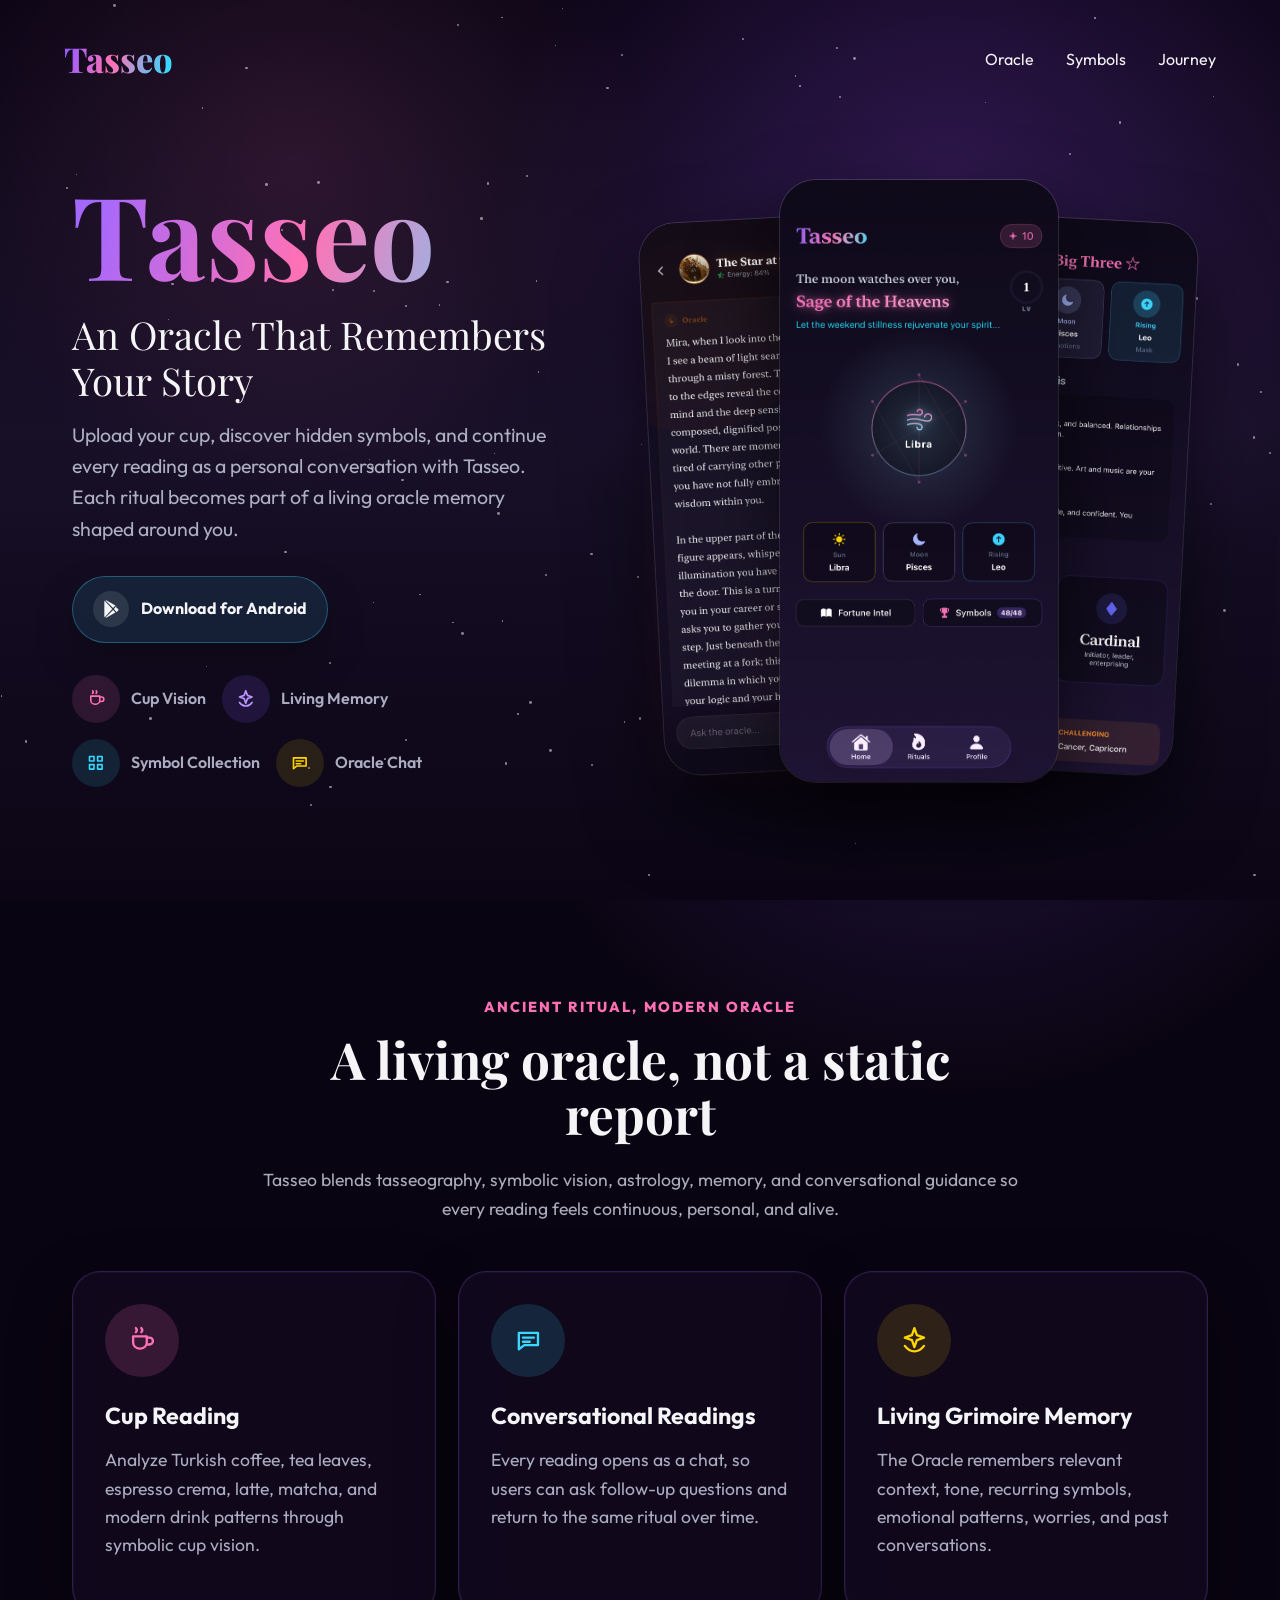
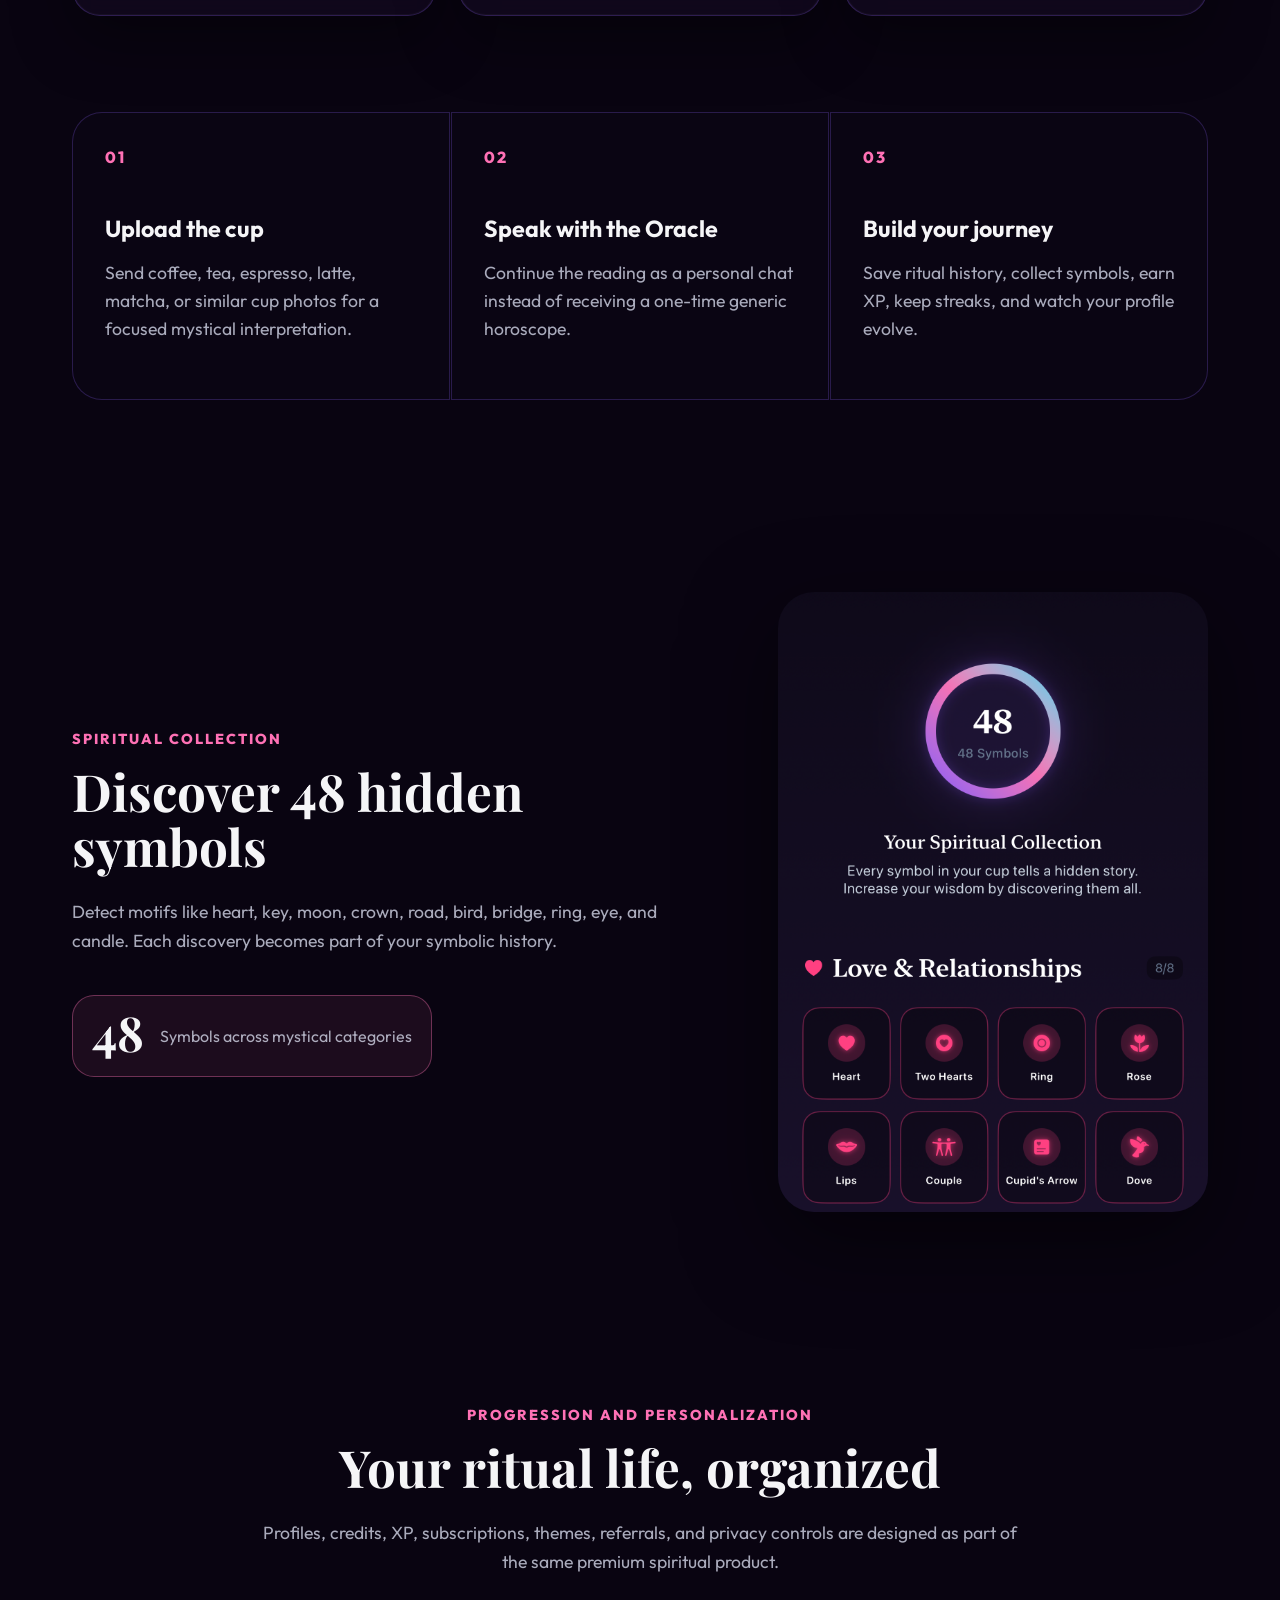
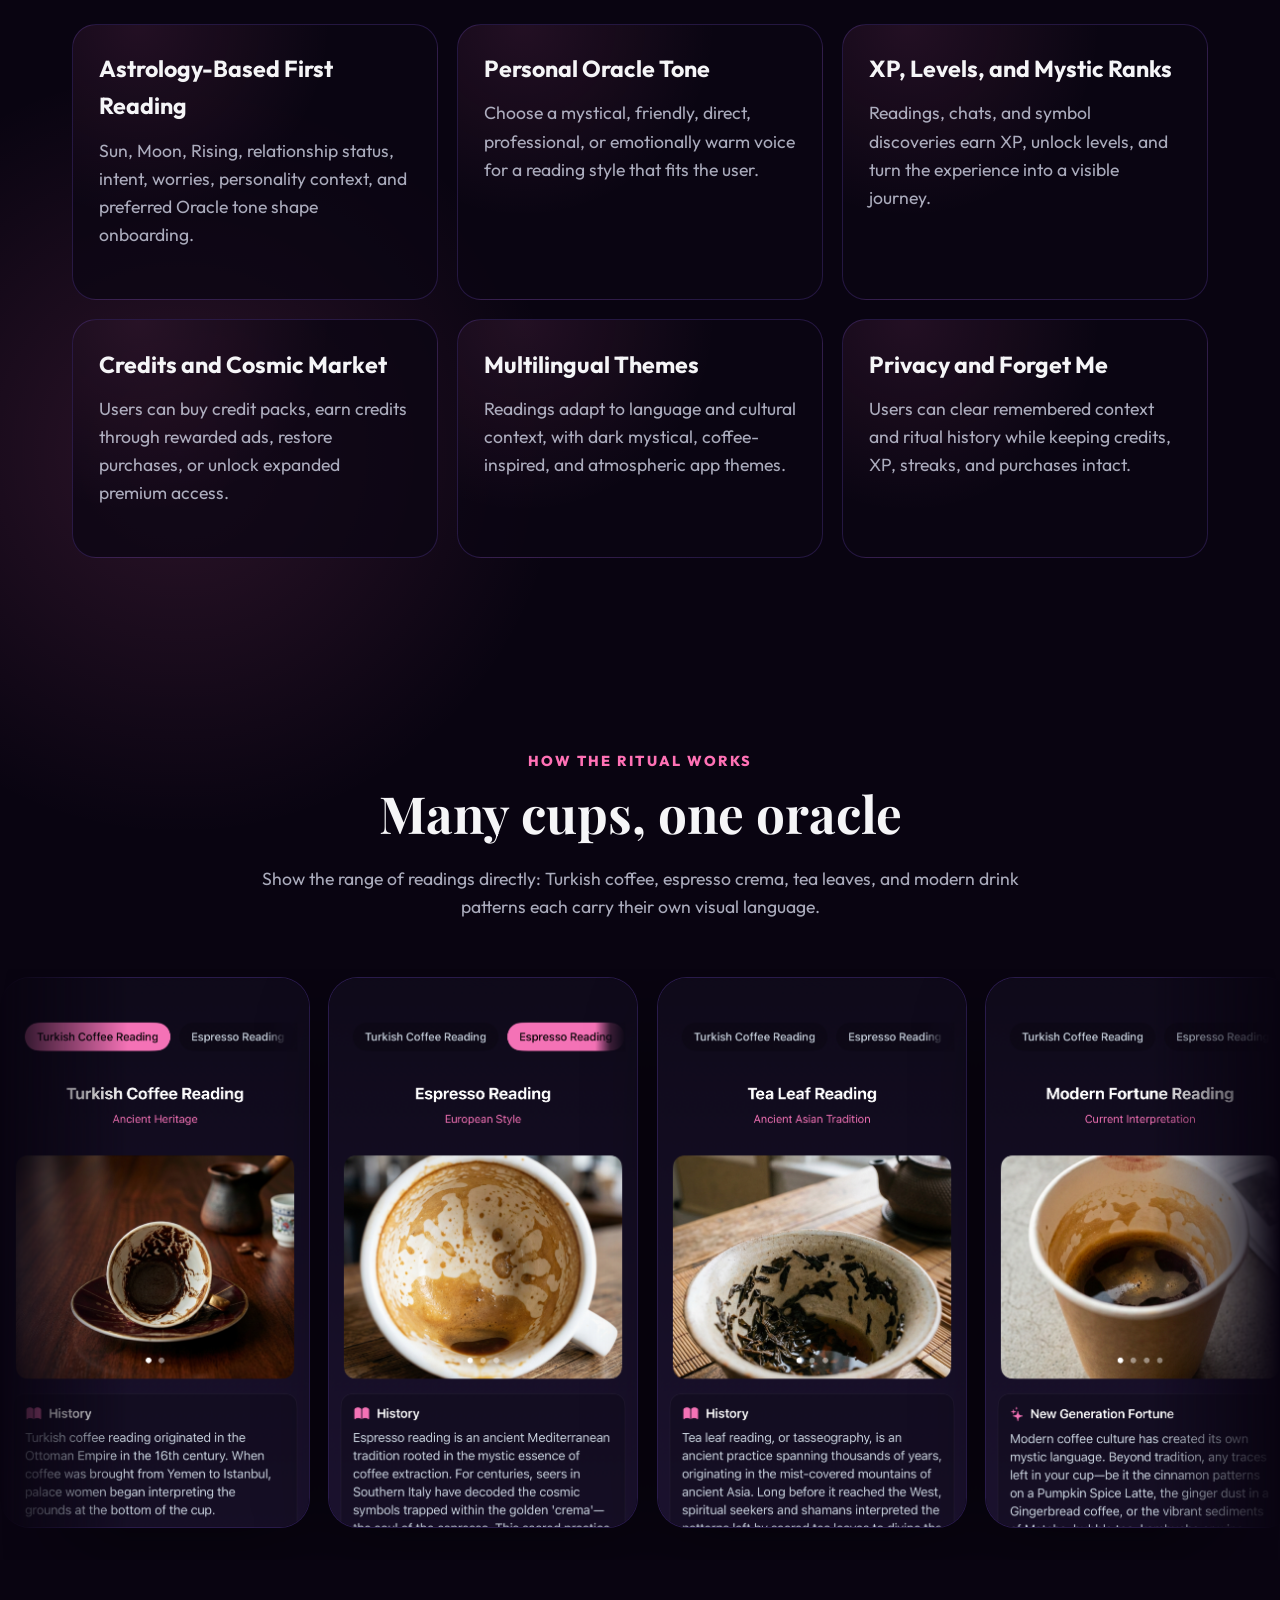
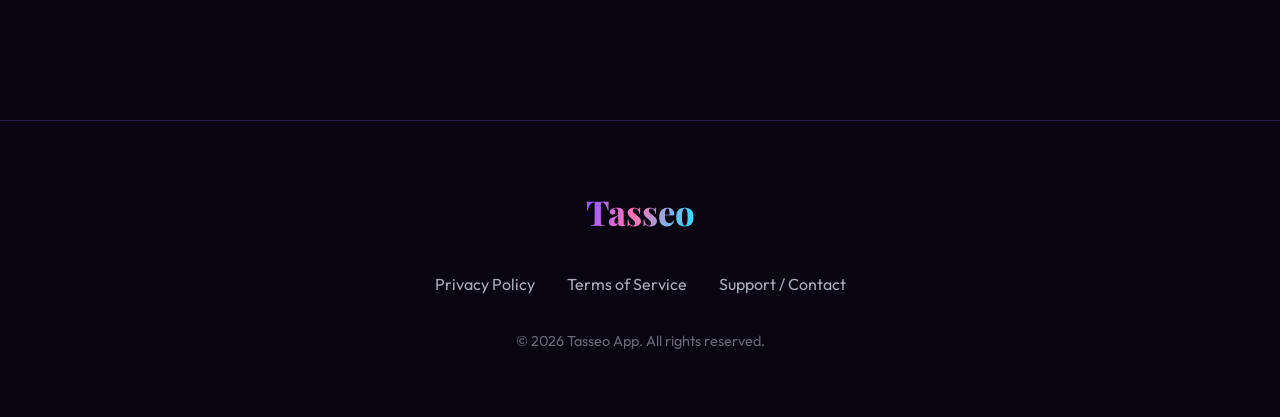
<file: index.html>
<!DOCTYPE html>
<html lang="en">
<head>
    <meta charset="UTF-8">
    <meta name="viewport" content="width=device-width, initial-scale=1.0">
    <title>Tasseo | An Oracle That Remembers Your Story</title>
    <meta name="description" content="Tasseo is a mystical oracle for cup readings, symbolic vision, astrology, and conversational ritual guidance.">
    <meta property="og:title" content="Tasseo | An Oracle That Remembers Your Story">
    <meta property="og:description" content="Upload your cup, discover hidden symbols, and continue every reading as a personal Oracle conversation.">
    <meta property="og:type" content="website">
    <meta property="og:image" content="/assets/tasseo-social-preview.png">
    <meta name="twitter:card" content="summary_large_image">
    <meta name="twitter:title" content="Tasseo | An Oracle That Remembers Your Story">
    <meta name="twitter:description" content="Upload your cup, discover hidden symbols, and continue every reading as a personal Oracle conversation.">
    <meta name="twitter:image" content="/assets/tasseo-social-preview.png">
    <link rel="stylesheet" href="styles.css">
</head>
<body>

    <div class="stars-container" id="stars"></div>

    <nav>
        <a href="index.html" class="logo">Tasseo</a>
        <div class="nav-links">
            <a href="#oracle">Oracle</a>
            <a href="#symbols">Symbols</a>
            <a href="#journey">Journey</a>
        </div>
    </nav>

    <main>
        <section class="hero container">
            <div class="hero-copy">
                <h1>Tasseo</h1>
                <p class="hero-kicker">An Oracle That Remembers Your Story</p>
                <p class="hero-text">Upload your cup, discover hidden symbols, and continue every reading as a personal conversation with Tasseo. Each ritual becomes part of a living oracle memory shaped around you.</p>

                <div class="hero-actions">
                    <a href="https://play.google.com/store/apps/details?id=com.tasseo.app" class="download-btn download-btn-android" target="_blank" rel="noopener noreferrer">
                        <span class="download-icon" aria-hidden="true">
                            <svg viewBox="0 0 24 24" role="img">
                                <path d="M4.4 2.2c-.3.3-.4.8-.4 1.4v16.8c0 .6.2 1.1.5 1.4l9-9.8-9.1-9.8Zm10.1 8.7 2.8-3-10.5-6c-.5-.3-1-.4-1.4-.2l9.1 9.2Zm2.8 5.2-2.8-3-9.1 9.2c.4.2.9.1 1.4-.2l10.5-6Zm1.1-7.6-2.9 3.5 2.9 3.5 1.5-.9c1.4-.8 1.4-2.3 0-3.1l-1.5-1Z"/>
                            </svg>
                        </span>
                        <strong>Download for Android</strong>
                    </a>
                </div>

                <div class="ritual-row" aria-label="Tasseo features">
                    <div><span class="mini-icon icon-cup" aria-hidden="true"><svg viewBox="0 0 24 24"><path d="M5 9h10v4.5A4.5 4.5 0 0 1 10.5 18h-1A4.5 4.5 0 0 1 5 13.5V9Z"/><path d="M15 10h2a2.5 2.5 0 0 1 0 5h-1.2"/><path d="M7 6c1-1 1-2 0-3M11 6c1-1 1-2 0-3"/></svg></span>Cup Vision</div>
                    <div><span class="mini-icon icon-memory" aria-hidden="true"><svg viewBox="0 0 24 24"><path d="M12 3l1.8 5.2L19 10l-5.2 1.8L12 17l-1.8-5.2L5 10l5.2-1.8L12 3Z"/><path d="M5 16c2 2.7 4.3 4 7 4s5-1.3 7-4"/></svg></span>Living Memory</div>
                    <div><span class="mini-icon icon-symbols" aria-hidden="true"><svg viewBox="0 0 24 24"><path d="M5 5h5v5H5zM14 5h5v5h-5zM5 14h5v5H5zM14 14h5v5h-5z"/></svg></span>Symbol Collection</div>
                    <div><span class="mini-icon icon-chat" aria-hidden="true"><svg viewBox="0 0 24 24"><path d="M5 6.5h14v9H9l-4 3v-12Z"/><path d="M8 10h8M8 13h5"/></svg></span>Oracle Chat</div>
                </div>
            </div>

            <div class="phone-stage" aria-label="Tasseo app screenshots">
                <img class="phone-shot phone-shot-left" src="assets/screenshots/01-chat.png" alt="Tasseo oracle chat screen">
                <img class="phone-shot phone-shot-main" src="assets/screenshots/02-home.png" alt="Tasseo home astrology screen">
                <img class="phone-shot phone-shot-right" src="assets/screenshots/03-zodiac.png" alt="Tasseo big three astrology screen">
            </div>
        </section>

        <section id="oracle" class="section container">
            <div class="section-heading">
                <p class="eyebrow">Ancient ritual, modern oracle</p>
                <h2>A living oracle, not a static report</h2>
                <p>Tasseo blends tasseography, symbolic vision, astrology, memory, and conversational guidance so every reading feels continuous, personal, and alive.</p>
            </div>

            <div class="feature-grid">
                <article class="glass-card feature-card">
                    <span class="feature-icon pink" aria-hidden="true"><svg viewBox="0 0 24 24"><path d="M5 9h10v4.5A4.5 4.5 0 0 1 10.5 18h-1A4.5 4.5 0 0 1 5 13.5V9Z"/><path d="M15 10h2a2.5 2.5 0 0 1 0 5h-1.2"/><path d="M7 6c1-1 1-2 0-3M11 6c1-1 1-2 0-3"/></svg></span>
                    <h3>Cup Reading</h3>
                    <p>Analyze Turkish coffee, tea leaves, espresso crema, latte, matcha, and modern drink patterns through symbolic cup vision.</p>
                </article>
                <article class="glass-card feature-card">
                    <span class="feature-icon cyan" aria-hidden="true"><svg viewBox="0 0 24 24"><path d="M5 6.5h14v9H9l-4 3v-12Z"/><path d="M8 10h8M8 13h5"/></svg></span>
                    <h3>Conversational Readings</h3>
                    <p>Every reading opens as a chat, so users can ask follow-up questions and return to the same ritual over time.</p>
                </article>
                <article class="glass-card feature-card">
                    <span class="feature-icon gold" aria-hidden="true"><svg viewBox="0 0 24 24"><path d="M12 3l1.8 5.2L19 10l-5.2 1.8L12 17l-1.8-5.2L5 10l5.2-1.8L12 3Z"/><path d="M5 16c2 2.7 4.3 4 7 4s5-1.3 7-4"/></svg></span>
                    <h3>Living Grimoire Memory</h3>
                    <p>The Oracle remembers relevant context, tone, recurring symbols, emotional patterns, worries, and past conversations.</p>
                </article>
            </div>
        </section>

        <section class="section container ritual-flow">
            <div class="flow-card">
                <span>01</span>
                <h3>Upload the cup</h3>
                <p>Send coffee, tea, espresso, latte, matcha, or similar cup photos for a focused mystical interpretation.</p>
            </div>
            <div class="flow-card">
                <span>02</span>
                <h3>Speak with the Oracle</h3>
                <p>Continue the reading as a personal chat instead of receiving a one-time generic horoscope.</p>
            </div>
            <div class="flow-card">
                <span>03</span>
                <h3>Build your journey</h3>
                <p>Save ritual history, collect symbols, earn XP, keep streaks, and watch your profile evolve.</p>
            </div>
        </section>

        <section id="symbols" class="showcase">
            <div class="container showcase-layout">
                <div class="showcase-copy">
                    <p class="eyebrow">Spiritual collection</p>
                    <h2>Discover 48 hidden symbols</h2>
                    <p>Detect motifs like heart, key, moon, crown, road, bird, bridge, ring, eye, and candle. Each discovery becomes part of your symbolic history.</p>
                    <div class="stat-card">
                        <strong>48</strong>
                        <span>Symbols across mystical categories</span>
                    </div>
                </div>
                <div class="screenshot-card">
                    <img src="assets/screenshots/08-symbols.png" alt="Tasseo symbols collection screen">
                </div>
            </div>
        </section>

        <section id="journey" class="section container">
            <div class="section-heading">
                <p class="eyebrow">Progression and personalization</p>
                <h2>Your ritual life, organized</h2>
                <p>Profiles, credits, XP, subscriptions, themes, referrals, and privacy controls are designed as part of the same premium spiritual product.</p>
            </div>

            <div class="detail-grid">
                <article>
                    <h3>Astrology-Based First Reading</h3>
                    <p>Sun, Moon, Rising, relationship status, intent, worries, personality context, and preferred Oracle tone shape onboarding.</p>
                </article>
                <article>
                    <h3>Personal Oracle Tone</h3>
                    <p>Choose a mystical, friendly, direct, professional, or emotionally warm voice for a reading style that fits the user.</p>
                </article>
                <article>
                    <h3>XP, Levels, and Mystic Ranks</h3>
                    <p>Readings, chats, and symbol discoveries earn XP, unlock levels, and turn the experience into a visible journey.</p>
                </article>
                <article>
                    <h3>Credits and Cosmic Market</h3>
                    <p>Users can buy credit packs, earn credits through rewarded ads, restore purchases, or unlock expanded premium access.</p>
                </article>
                <article>
                    <h3>Multilingual Themes</h3>
                    <p>Readings adapt to language and cultural context, with dark mystical, coffee-inspired, and atmospheric app themes.</p>
                </article>
                <article>
                    <h3>Privacy and Forget Me</h3>
                    <p>Users can clear remembered context and ritual history while keeping credits, XP, streaks, and purchases intact.</p>
                </article>
            </div>
        </section>

        <section class="section container reading-types">
            <div class="section-heading">
                <p class="eyebrow">How the ritual works</p>
                <h2>Many cups, one oracle</h2>
                <p>Show the range of readings directly: Turkish coffee, espresso crema, tea leaves, and modern drink patterns each carry their own visual language.</p>
            </div>

            <div class="reading-carousel" aria-label="Reading guide screens">
                <div class="reading-track">
                    <img src="assets/screenshots/04-info_turkish_coffee.png" alt="Turkish coffee reading guide screen">
                    <img src="assets/screenshots/05-info_espresso.png" alt="Espresso reading guide screen">
                    <img src="assets/screenshots/06-info_tea.png" alt="Tea leaf reading guide screen">
                    <img src="assets/screenshots/07-info_modern.png" alt="Modern fortune reading guide screen">
                    
                    <img src="assets/screenshots/04-info_turkish_coffee.png" alt="">
                    <img src="assets/screenshots/05-info_espresso.png" alt="">
                    <img src="assets/screenshots/06-info_tea.png" alt="">
                    <img src="assets/screenshots/07-info_modern.png" alt="">

                    <img src="assets/screenshots/04-info_turkish_coffee.png" alt="">
                    <img src="assets/screenshots/05-info_espresso.png" alt="">
                    <img src="assets/screenshots/06-info_tea.png" alt="">
                    <img src="assets/screenshots/07-info_modern.png" alt="">

                    <img src="assets/screenshots/04-info_turkish_coffee.png" alt="">
                    <img src="assets/screenshots/05-info_espresso.png" alt="">
                    <img src="assets/screenshots/06-info_tea.png" alt="">
                    <img src="assets/screenshots/07-info_modern.png" alt="">
                </div>
            </div>
        </section>
    </main>

    <footer>
        <div class="container footer-content">
            <div class="logo">Tasseo</div>
            <div class="footer-links">
                <a href="privacy.html">Privacy Policy</a>
                <a href="terms.html">Terms of Service</a>
                <a href="support.html">Support / Contact</a>
            </div>
            <div class="copyright">
                &copy; 2026 Tasseo App. All rights reserved.
            </div>
        </div>
    </footer>

    <script>
        const container = document.getElementById('stars');
        const starCount = 120;
        for (let i = 0; i < starCount; i++) {
            const star = document.createElement('div');
            star.className = 'star';
            const x = Math.random() * 100;
            const y = Math.random() * 100;
            const size = Math.random() * 2 + 1;
            const duration = Math.random() * 3 + 2;
            const delay = Math.random() * 5;
            star.style.left = `${x}%`;
            star.style.top = `${y}%`;
            star.style.width = `${size}px`;
            star.style.height = `${size}px`;
            star.style.setProperty('--duration', `${duration}s`);
            star.style.animationDelay = `${delay}s`;
            container.appendChild(star);
        }
    </script>
</body>
</html>
</file>
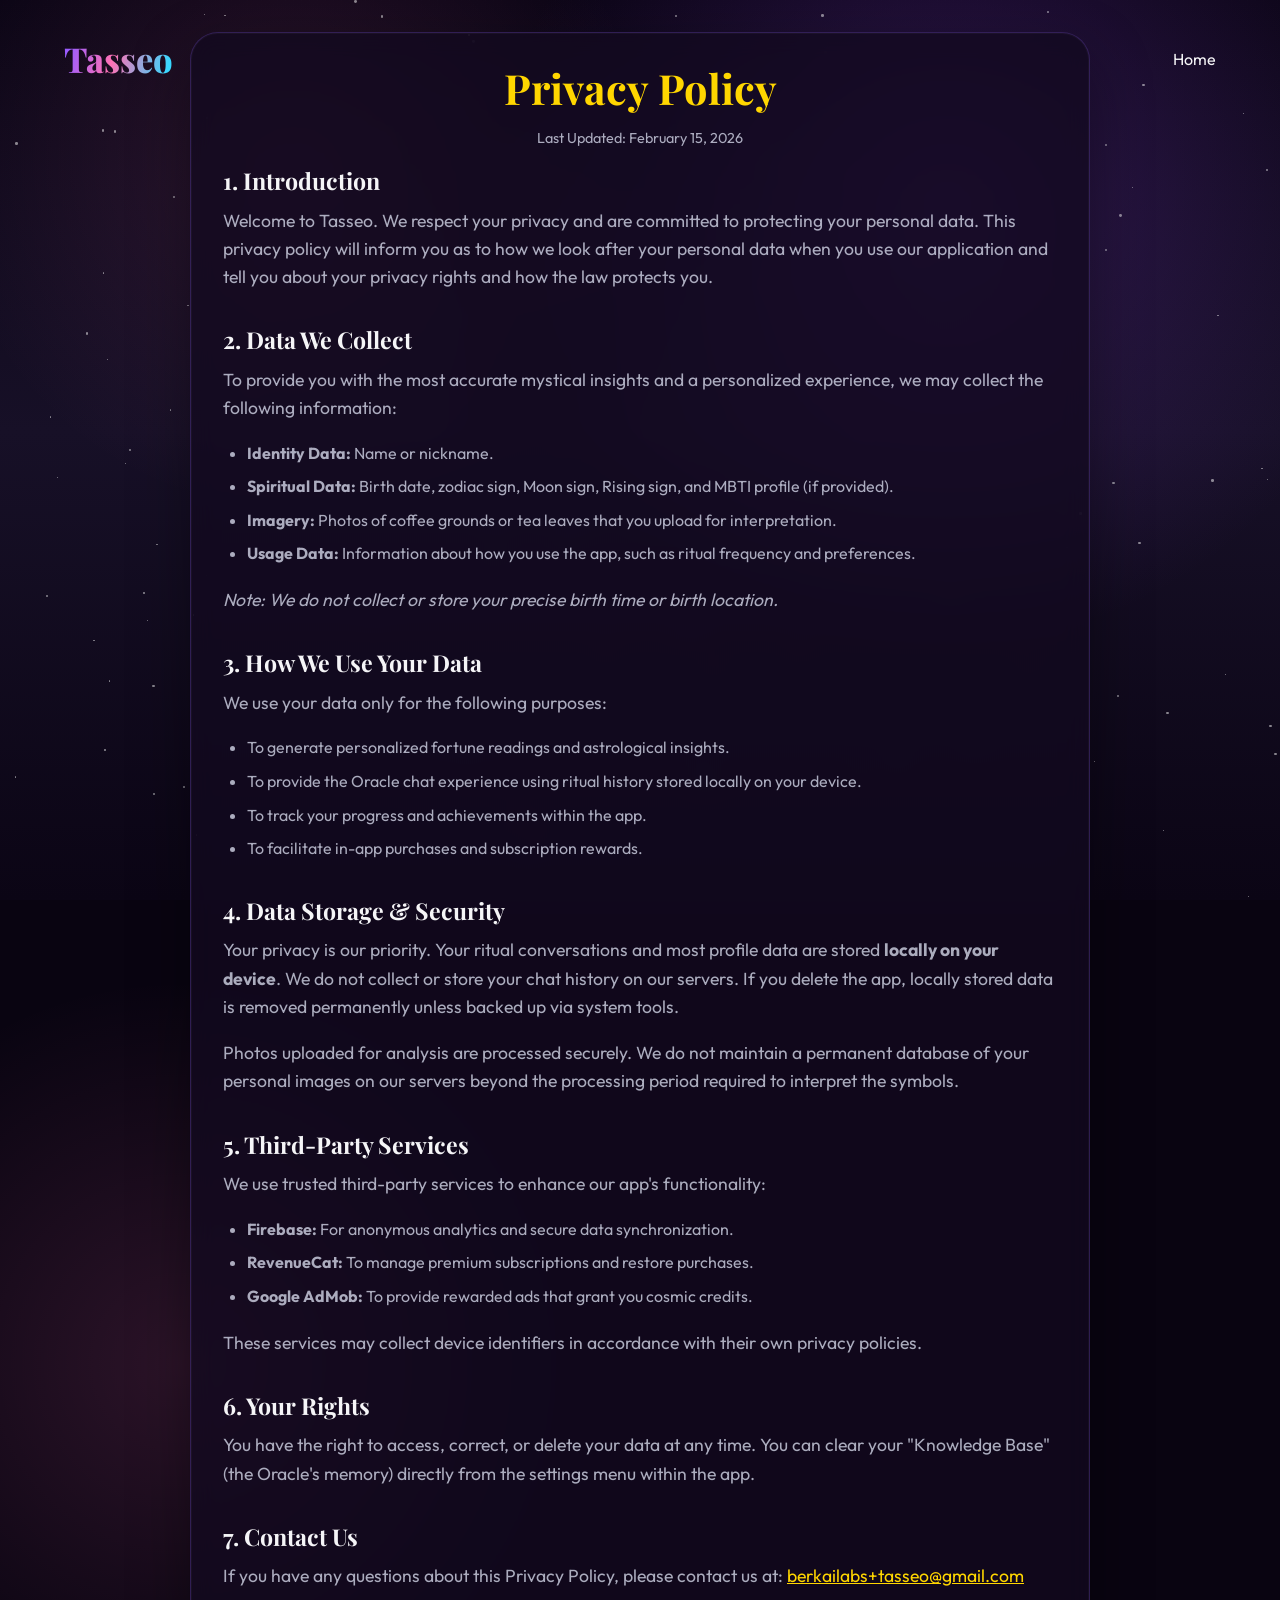
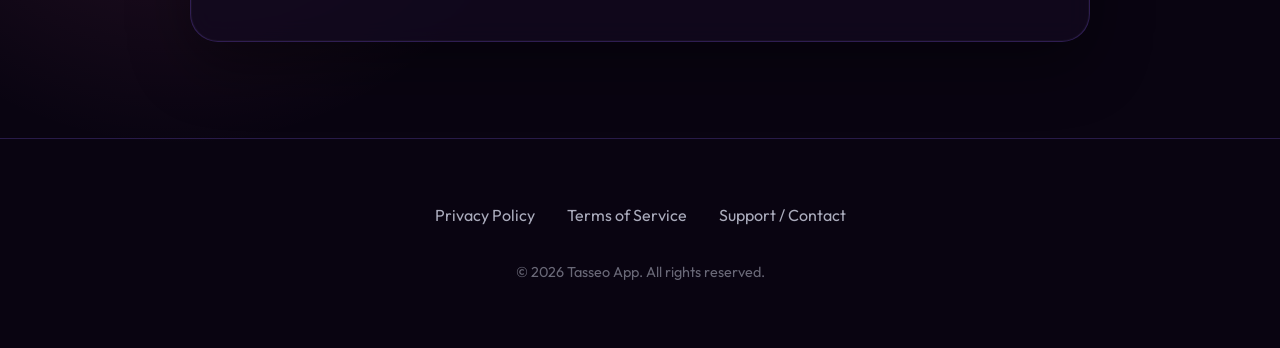
<file: privacy.html>
<!DOCTYPE html>
<html lang="en">
<head>
    <meta charset="UTF-8">
    <meta name="viewport" content="width=device-width, initial-scale=1.0">
    <title>Tasseo | Privacy Policy</title>
    <link rel="stylesheet" href="styles.css">
    <style>
        .last-updated {
            text-align: center;
            color: var(--text-secondary);
            font-size: 0.9rem;
            margin-bottom: 3rem;
        }
    </style>
</head>
<body>

    <div class="stars-container" id="stars"></div>

    <nav>
        <a href="index.html" class="logo">Tasseo</a>
        <div class="nav-links">
            <a href="index.html">Home</a>
        </div>
    </nav>

    <main class="container">
        <div class="glass-card content-card">
            <h1 class="legal-title">Privacy Policy</h1>
            <p class="last-updated">Last Updated: February 15, 2026</p>

            <section>
                <h2>1. Introduction</h2>
                <p>Welcome to Tasseo. We respect your privacy and are committed to protecting your personal data. This privacy policy will inform you as to how we look after your personal data when you use our application and tell you about your privacy rights and how the law protects you.</p>
            </section>

            <section>
                <h2>2. Data We Collect</h2>
                <p>To provide you with the most accurate mystical insights and a personalized experience, we may collect the following information:</p>
                <ul>
                    <li><strong>Identity Data:</strong> Name or nickname.</li>
                    <li><strong>Spiritual Data:</strong> Birth date, zodiac sign, Moon sign, Rising sign, and MBTI profile (if provided).</li>
                    <li><strong>Imagery:</strong> Photos of coffee grounds or tea leaves that you upload for interpretation.</li>
                    <li><strong>Usage Data:</strong> Information about how you use the app, such as ritual frequency and preferences.</li>
                </ul>
                <p><em>Note: We do not collect or store your precise birth time or birth location.</em></p>
            </section>

            <section>
                <h2>3. How We Use Your Data</h2>
                <p>We use your data only for the following purposes:</p>
                <ul>
                    <li>To generate personalized fortune readings and astrological insights.</li>
                    <li>To provide the Oracle chat experience using ritual history stored locally on your device.</li>
                    <li>To track your progress and achievements within the app.</li>
                    <li>To facilitate in-app purchases and subscription rewards.</li>
                </ul>
            </section>

            <section>
                <h2>4. Data Storage & Security</h2>
                <p>Your privacy is our priority. Your ritual conversations and most profile data are stored <strong>locally on your device</strong>. We do not collect or store your chat history on our servers. If you delete the app, locally stored data is removed permanently unless backed up via system tools.</p>
                <p>Photos uploaded for analysis are processed securely. We do not maintain a permanent database of your personal images on our servers beyond the processing period required to interpret the symbols.</p>
            </section>

            <section>
                <h2>5. Third-Party Services</h2>
                <p>We use trusted third-party services to enhance our app's functionality:</p>
                <ul>
                    <li><strong>Firebase:</strong> For anonymous analytics and secure data synchronization.</li>
                    <li><strong>RevenueCat:</strong> To manage premium subscriptions and restore purchases.</li>
                    <li><strong>Google AdMob:</strong> To provide rewarded ads that grant you cosmic credits.</li>
                </ul>
                <p>These services may collect device identifiers in accordance with their own privacy policies.</p>
            </section>

            <section>
                <h2>6. Your Rights</h2>
                <p>You have the right to access, correct, or delete your data at any time. You can clear your "Knowledge Base" (the Oracle's memory) directly from the settings menu within the app.</p>
            </section>

            <section>
                <h2>7. Contact Us</h2>
                <p>If you have any questions about this Privacy Policy, please contact us at: <a href="mailto:berkailabs+tasseo@gmail.com" style="color: var(--celestial-gold);">berkailabs+tasseo@gmail.com</a></p>
            </section>
        </div>
    </main>

    <footer>
        <div class="container footer-content">
            <div class="footer-links">
                <a href="privacy.html">Privacy Policy</a>
                <a href="terms.html">Terms of Service</a>
                <a href="support.html">Support / Contact</a>
            </div>
            <div class="copyright">
                &copy; 2026 Tasseo App. All rights reserved.
            </div>
        </div>
    </footer>

    <script>
        const container = document.getElementById('stars');
        const starCount = 150;
        for (let i = 0; i < starCount; i++) {
            const star = document.createElement('div');
            star.className = 'star';
            const x = Math.random() * 100;
            const y = Math.random() * 100;
            const size = Math.random() * 2 + 1;
            const duration = Math.random() * 3 + 2;
            const delay = Math.random() * 5;
            star.style.left = `${x}%`;
            star.style.top = `${y}%`;
            star.style.width = `${size}px`;
            star.style.height = `${size}px`;
            star.style.setProperty('--duration', `${duration}s`);
            star.style.animationDelay = `${delay}s`;
            container.appendChild(star);
        }
    </script>
</body>
</html>
</file>
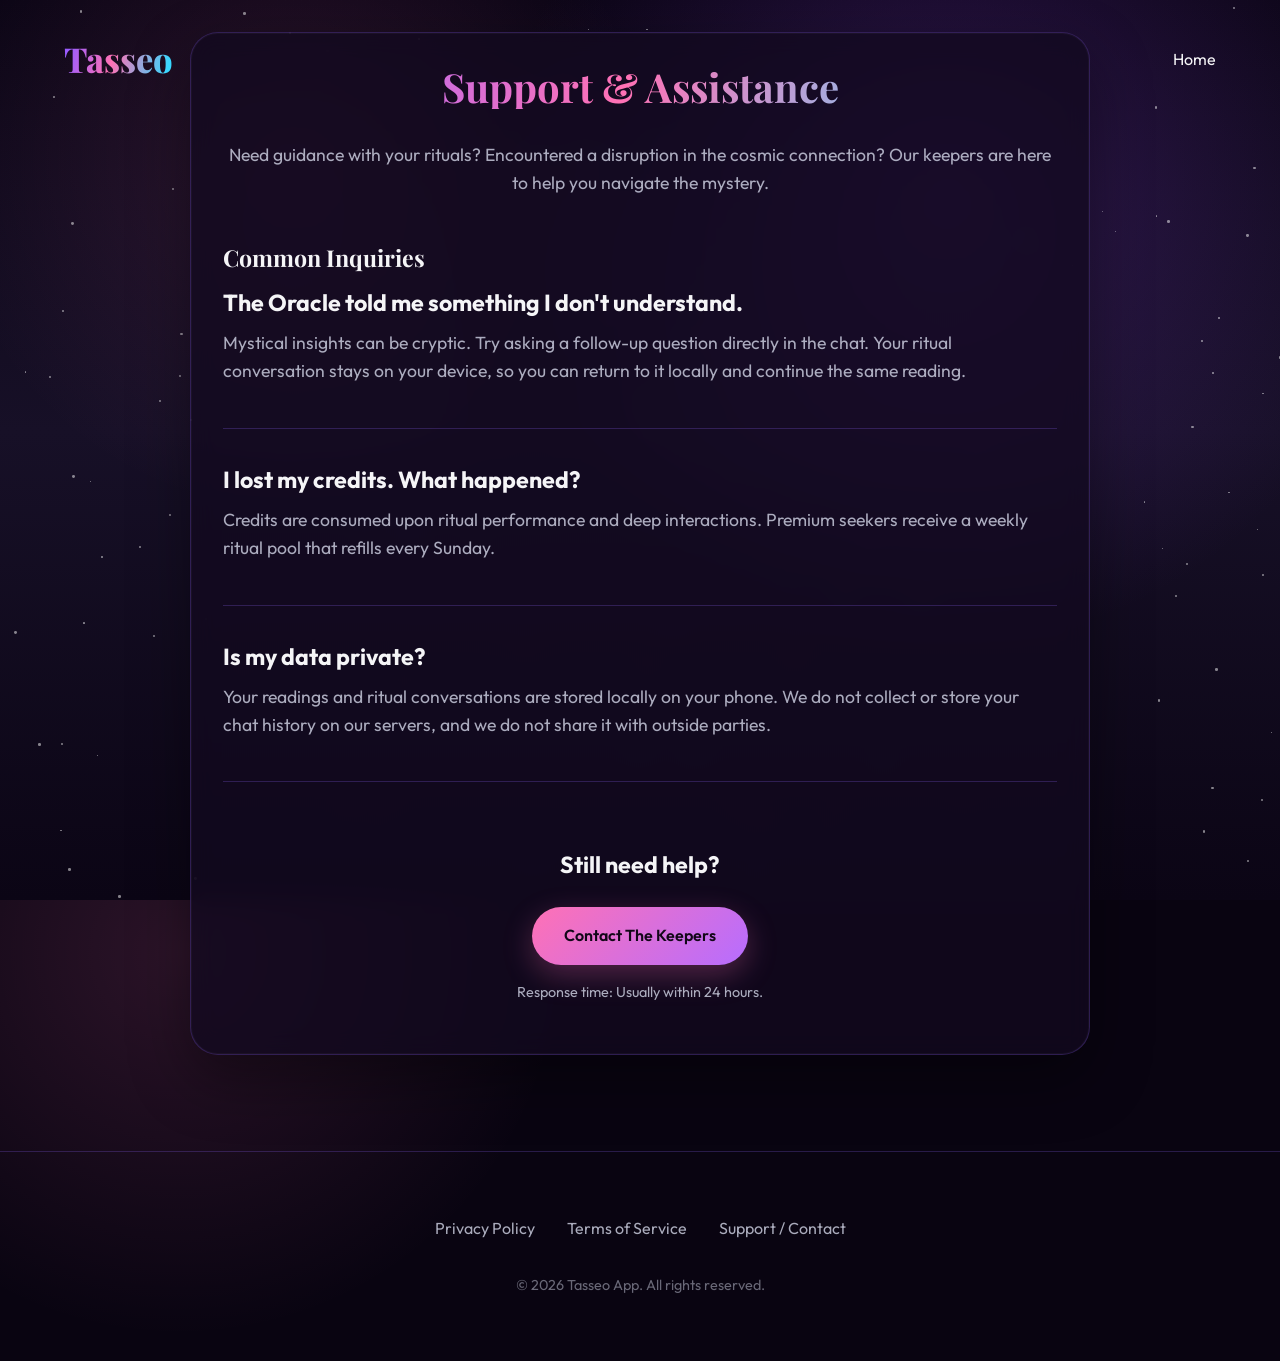
<file: support.html>
<!DOCTYPE html>
<html lang="en">
<head>
    <meta charset="UTF-8">
    <meta name="viewport" content="width=device-width, initial-scale=1.0">
    <title>Tasseo | Support & FAQ</title>
    <link rel="stylesheet" href="styles.css">
    <style>
        .faq-item {
            margin-bottom: 2rem;
            padding-bottom: 1.5rem;
            border-bottom: 1px solid var(--glass-border);
        }

        .faq-item h3 {
            margin-top: 0;
            margin-bottom: 0.5rem;
            color: var(--text-primary);
        }

        .contact-section {
            text-align: center;
            margin-top: 4rem;
        }
    </style>
</head>
<body>

    <div class="stars-container" id="stars"></div>

    <nav>
        <a href="index.html" class="logo">Tasseo</a>
        <div class="nav-links">
            <a href="index.html">Home</a>
        </div>
    </nav>

    <main class="container">
        <div class="glass-card content-card">
            <h1 style="font-size: 2.5rem; text-align: center; color: var(--celestial-gold); margin-bottom: 2rem;">Support & Assistance</h1>
            <p style="text-align: center; margin-bottom: 3rem;">Need guidance with your rituals? Encountered a disruption in the cosmic connection? Our keepers are here to help you navigate the mystery.</p>
            
            <section>
                <h2>Common Inquiries</h2>
                
                <div class="faq-item">
                    <h3>The Oracle told me something I don't understand.</h3>
                    <p>Mystical insights can be cryptic. Try asking a follow-up question directly in the chat. Your ritual conversation stays on your device, so you can return to it locally and continue the same reading.</p>
                </div>

                <div class="faq-item">
                    <h3>I lost my credits. What happened?</h3>
                    <p>Credits are consumed upon ritual performance and deep interactions. Premium seekers receive a weekly ritual pool that refills every Sunday.</p>
                </div>

                <div class="faq-item">
                    <h3>Is my data private?</h3>
                    <p>Your readings and ritual conversations are stored locally on your phone. We do not collect or store your chat history on our servers, and we do not share it with outside parties.</p>
                </div>
            </section>

            <div class="contact-section">
                <h3 style="margin-bottom: 1.5rem;">Still need help?</h3>
                <a href="mailto:berkailabs+tasseo@gmail.com" class="btn btn-primary">Contact The Keepers</a>
                <p style="margin-top: 1rem; font-size: 0.9rem;">Response time: Usually within 24 hours.</p>
            </div>
        </div>
    </main>

    <footer>
        <div class="container footer-content">
            <div class="footer-links">
                <a href="privacy.html">Privacy Policy</a>
                <a href="terms.html">Terms of Service</a>
                <a href="support.html">Support / Contact</a>
            </div>
            <div class="copyright">
                &copy; 2026 Tasseo App. All rights reserved.
            </div>
        </div>
    </footer>

    <script>
        const container = document.getElementById('stars');
        const starCount = 150;
        for (let i = 0; i < starCount; i++) {
            const star = document.createElement('div');
            star.className = 'star';
            const x = Math.random() * 100;
            const y = Math.random() * 100;
            const size = Math.random() * 2 + 1;
            const duration = Math.random() * 3 + 2;
            const delay = Math.random() * 5;
            star.style.left = `${x}%`;
            star.style.top = `${y}%`;
            star.style.width = `${size}px`;
            star.style.height = `${size}px`;
            star.style.setProperty('--duration', `${duration}s`);
            star.style.animationDelay = `${delay}s`;
            container.appendChild(star);
        }
    </script>
</body>
</html>
</file>
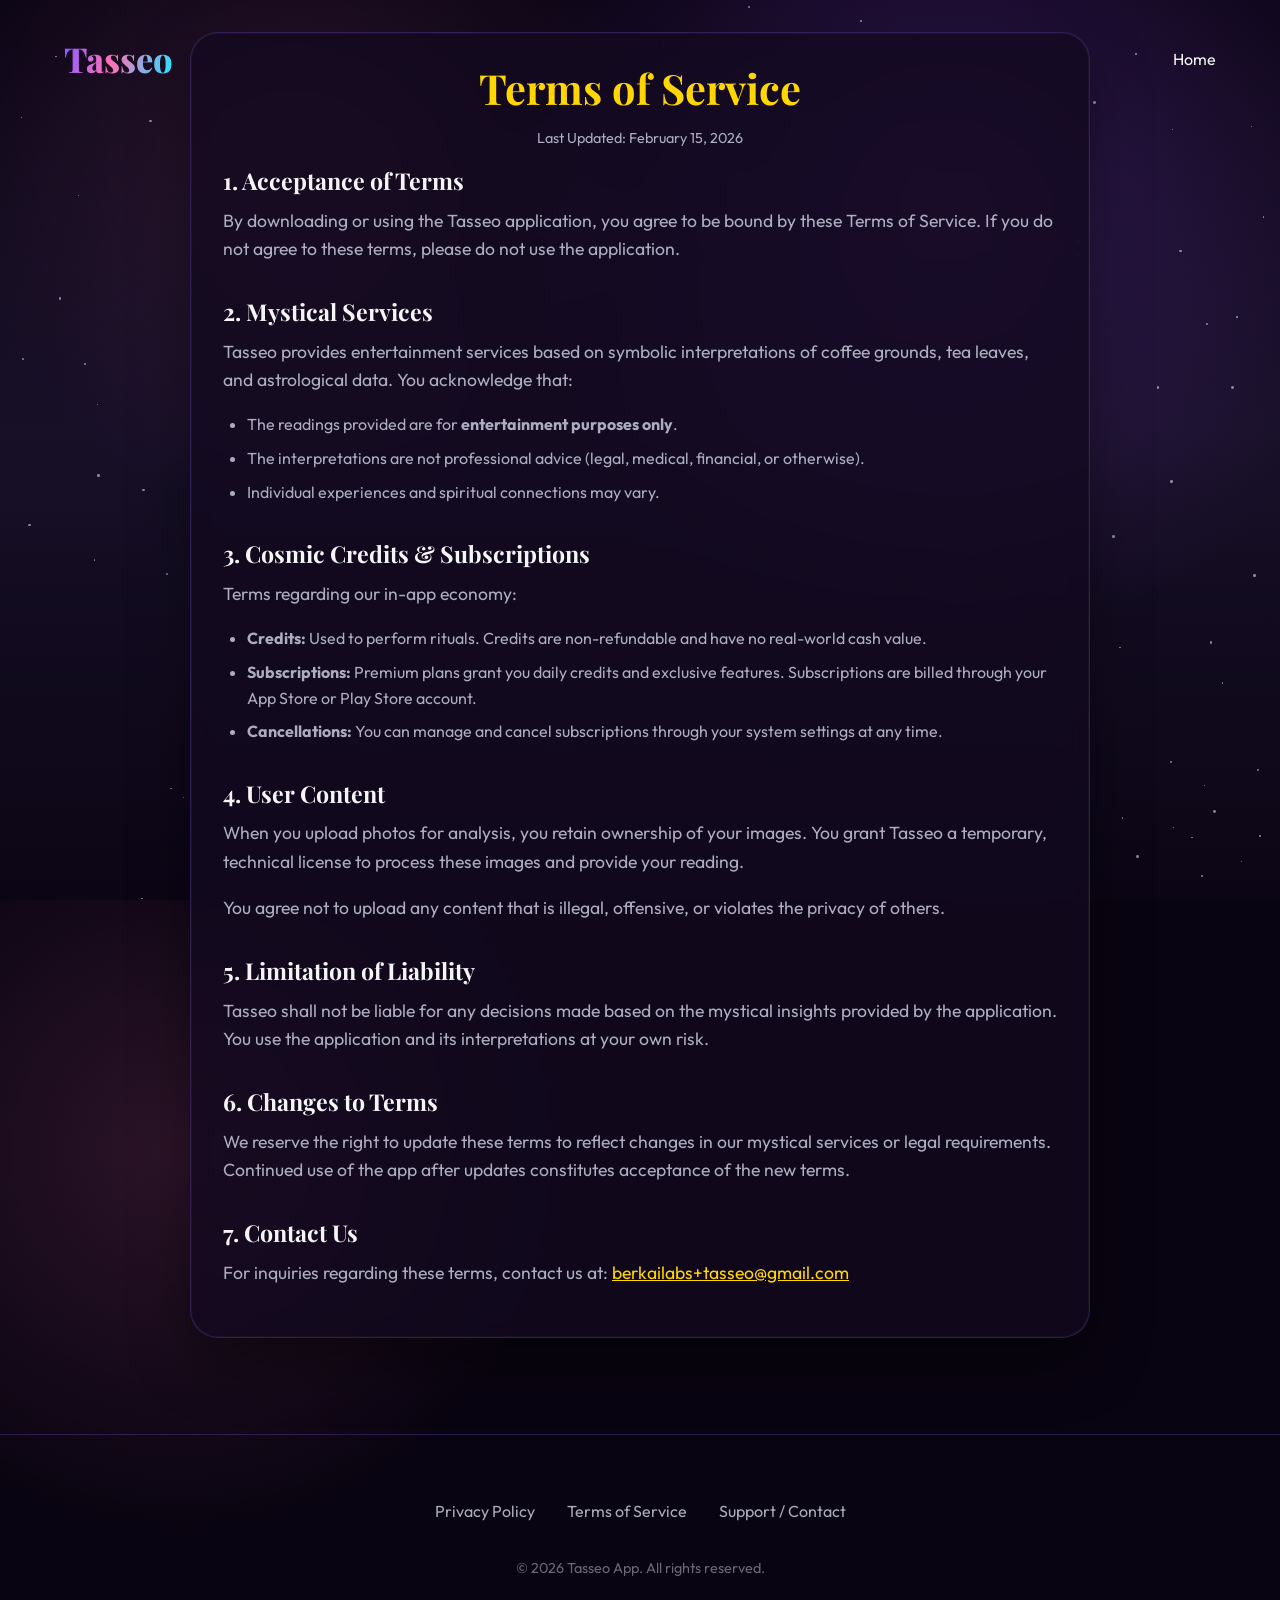
<file: terms.html>
<!DOCTYPE html>
<html lang="en">
<head>
    <meta charset="UTF-8">
    <meta name="viewport" content="width=device-width, initial-scale=1.0">
    <title>Tasseo | Terms of Service</title>
    <link rel="stylesheet" href="styles.css">
    <style>
        .last-updated {
            text-align: center;
            color: var(--text-secondary);
            font-size: 0.9rem;
            margin-bottom: 3rem;
        }
    </style>
</head>
<body>

    <div class="stars-container" id="stars"></div>

    <nav>
        <a href="index.html" class="logo">Tasseo</a>
        <div class="nav-links">
            <a href="index.html">Home</a>
        </div>
    </nav>

    <main class="container">
        <div class="glass-card content-card">
            <h1 class="legal-title">Terms of Service</h1>
            <p class="last-updated">Last Updated: February 15, 2026</p>

            <section>
                <h2>1. Acceptance of Terms</h2>
                <p>By downloading or using the Tasseo application, you agree to be bound by these Terms of Service. If you do not agree to these terms, please do not use the application.</p>
            </section>

            <section>
                <h2>2. Mystical Services</h2>
                <p>Tasseo provides entertainment services based on symbolic interpretations of coffee grounds, tea leaves, and astrological data. You acknowledge that:</p>
                <ul>
                    <li>The readings provided are for <strong>entertainment purposes only</strong>.</li>
                    <li>The interpretations are not professional advice (legal, medical, financial, or otherwise).</li>
                    <li>Individual experiences and spiritual connections may vary.</li>
                </ul>
            </section>

            <section>
                <h2>3. Cosmic Credits & Subscriptions</h2>
                <p>Terms regarding our in-app economy:</p>
                <ul>
                    <li><strong>Credits:</strong> Used to perform rituals. Credits are non-refundable and have no real-world cash value.</li>
                    <li><strong>Subscriptions:</strong> Premium plans grant you daily credits and exclusive features. Subscriptions are billed through your App Store or Play Store account.</li>
                    <li><strong>Cancellations:</strong> You can manage and cancel subscriptions through your system settings at any time.</li>
                </ul>
            </section>

            <section>
                <h2>4. User Content</h2>
                <p>When you upload photos for analysis, you retain ownership of your images. You grant Tasseo a temporary, technical license to process these images and provide your reading.</p>
                <p>You agree not to upload any content that is illegal, offensive, or violates the privacy of others.</p>
            </section>

            <section>
                <h2>5. Limitation of Liability</h2>
                <p>Tasseo shall not be liable for any decisions made based on the mystical insights provided by the application. You use the application and its interpretations at your own risk.</p>
            </section>

            <section>
                <h2>6. Changes to Terms</h2>
                <p>We reserve the right to update these terms to reflect changes in our mystical services or legal requirements. Continued use of the app after updates constitutes acceptance of the new terms.</p>
            </section>

            <section>
                <h2>7. Contact Us</h2>
                <p>For inquiries regarding these terms, contact us at: <a href="mailto:berkailabs+tasseo@gmail.com" style="color: var(--celestial-gold);">berkailabs+tasseo@gmail.com</a></p>
            </section>
        </div>
    </main>

    <footer>
        <div class="container footer-content">
            <div class="footer-links">
                <a href="privacy.html">Privacy Policy</a>
                <a href="terms.html">Terms of Service</a>
                <a href="support.html">Support / Contact</a>
            </div>
            <div class="copyright">
                &copy; 2026 Tasseo App. All rights reserved.
            </div>
        </div>
    </footer>

    <script>
        const container = document.getElementById('stars');
        const starCount = 150;
        for (let i = 0; i < starCount; i++) {
            const star = document.createElement('div');
            star.className = 'star';
            const x = Math.random() * 100;
            const y = Math.random() * 100;
            const size = Math.random() * 2 + 1;
            const duration = Math.random() * 3 + 2;
            const delay = Math.random() * 5;
            star.style.left = `${x}%`;
            star.style.top = `${y}%`;
            star.style.width = `${size}px`;
            star.style.height = `${size}px`;
            star.style.setProperty('--duration', `${duration}s`);
            star.style.animationDelay = `${delay}s`;
            container.appendChild(star);
        }
    </script>
</body>
</html>
</file>
<file: styles.css>
/* Shared Styles for Tasseo Website */

@import url('https://fonts.googleapis.com/css2?family=Outfit:wght@300;400;600;700;800&family=Playfair+Display:wght@700;800&display=swap');

:root {
    --mystic-purple: #251044;
    --deep-violet: #14091f;
    --celestial-gold: #ffd600;
    --oracle-pink: #ff71b5;
    --oracle-violet: #8e5cff;
    --ethereal-teal: #38d8ff;
    --void-black: #090411;
    --text-primary: #F5F5F7;
    --text-secondary: rgba(221, 225, 242, 0.76);
    --muted-text: #7f879d;
    --glass-bg: rgba(18, 10, 31, 0.78);
    --glass-border: rgba(143, 100, 255, 0.24);
    --pink-border: rgba(255, 113, 181, 0.36);
}

* {
    margin: 0;
    padding: 0;
    box-sizing: border-box;
    font-family: 'Outfit', sans-serif;
}

body {
    background:
        radial-gradient(circle at 74% 12%, rgba(142, 92, 255, 0.22), transparent 30rem),
        radial-gradient(circle at 14% 70%, rgba(255, 113, 181, 0.14), transparent 24rem),
        var(--void-black);
    color: var(--text-primary);
    line-height: 1.6;
    overflow-x: hidden;
    display: flex;
    flex-direction: column;
    min-height: 100vh;
}

/* Background Animation */
.stars-container {
    position: fixed;
    top: 0;
    left: 0;
    width: 100vw;
    height: 100vh;
    z-index: -1;
    background:
        radial-gradient(circle at 74% 22%, rgba(108, 51, 176, 0.34), transparent 28rem),
        radial-gradient(circle at 23% 18%, rgba(255, 113, 181, 0.12), transparent 22rem),
        linear-gradient(180deg, #0b0515 0%, #171027 48%, #0b0515 100%);
    overflow: hidden;
}

.star {
    position: absolute;
    background: white;
    border-radius: 50%;
    opacity: 0.5;
    animation: twinkle var(--duration, 3s) infinite ease-in-out;
}

@keyframes twinkle {
    0%, 100% { opacity: 0.2; transform: scale(1); }
    50% { opacity: 1; transform: scale(1.2); }
}

/* Navigation */
nav {
    display: flex;
    justify-content: space-between;
    align-items: center;
    padding: 2rem 5%;
    position: absolute;
    top: 0;
    left: 0;
    width: 100%;
    z-index: 10;
}

.logo {
    font-family: 'Playfair Display', serif;
    font-size: 2.15rem;
    font-weight: 800;
    letter-spacing: 0;
    background: linear-gradient(105deg, #9b5cff 8%, var(--oracle-pink) 45%, var(--ethereal-teal) 92%);
    -webkit-background-clip: text;
    -webkit-text-fill-color: transparent;
    text-decoration: none;
}

.nav-links {
    display: flex;
    gap: 2rem;
}

.nav-links a {
    color: var(--text-primary);
    text-decoration: none;
    font-weight: 400;
    transition: color 0.3s;
}

.nav-links a:hover {
    color: var(--oracle-pink);
}

/* Layout */
main {
    flex: 1;
    padding-top: 5.5rem;
}

.container {
    max-width: 1200px;
    margin: 0 auto;
    padding: 0 2rem;
}

.glass-card {
    background: var(--glass-bg);
    backdrop-filter: blur(12px);
    -webkit-backdrop-filter: blur(12px);
    border: 1px solid var(--glass-border);
    border-radius: 28px;
    padding: 2rem;
    box-shadow: 0 24px 60px rgba(0, 0, 0, 0.38), inset 0 0 0 1px rgba(255, 255, 255, 0.03);
}

.content-card {
    max-width: 900px;
    margin: 2rem auto;
}

.content-card section {
    margin-top: 2.25rem;
}

.content-card section:first-of-type {
    margin-top: 0;
}

.content-card h2 {
    font-size: 1.45rem;
    margin-bottom: 0.85rem;
}

.content-card p {
    margin-bottom: 1.15rem;
}

.content-card ul {
    margin-top: 0.35rem;
    margin-bottom: 1.2rem;
}

.legal-title {
    font-size: clamp(2rem, 4vw, 2.6rem);
    text-align: center;
    color: var(--celestial-gold);
    -webkit-text-fill-color: currentColor;
    background: none;
    margin-bottom: 1rem;
}

/* Typography elements */
h1 {
    font-family: 'Playfair Display', serif;
    font-size: clamp(4rem, 9vw, 8rem);
    margin-bottom: 1rem;
    background: linear-gradient(105deg, #a268ff 5%, var(--oracle-pink) 48%, #60dbff 94%);
    -webkit-background-clip: text;
    -webkit-text-fill-color: transparent;
    line-height: 1.1;
}

h1 span {
    background: linear-gradient(135deg, var(--oracle-pink), var(--ethereal-teal));
    -webkit-background-clip: text;
    -webkit-text-fill-color: transparent;
}

h2 {
    font-family: 'Playfair Display', serif;
    font-size: clamp(2.1rem, 4vw, 4rem);
    color: var(--text-primary);
    margin-bottom: 1.5rem;
    line-height: 1.08;
}

h3 {
    font-size: 1.45rem;
    color: var(--text-primary);
    margin: 1.25rem 0 0.75rem;
}

p {
    color: var(--text-secondary);
    font-size: 1.1rem;
    margin-bottom: 1.5rem;
}

ul {
    padding-left: 1.5rem;
    margin-bottom: 1.5rem;
}

li {
    color: var(--text-secondary);
    margin-bottom: 0.5rem;
}

/* Buttons */
.btn {
    display: inline-flex;
    align-items: center;
    justify-content: center;
    padding: 1rem 2rem;
    border-radius: 50px;
    font-weight: 600;
    text-decoration: none;
    transition: all 0.3s ease;
    gap: 0.5rem;
}

.btn-primary {
    background: linear-gradient(135deg, var(--oracle-pink), #b66dff);
    color: #120718;
    box-shadow: 0 10px 30px rgba(255, 113, 181, 0.28);
}

.btn-primary:hover {
    transform: translateY(-2px);
    box-shadow: 0 12px 34px rgba(255, 113, 181, 0.38);
}

.btn-secondary {
    background: var(--glass-bg);
    border: 1px solid var(--glass-border);
    color: var(--text-primary);
    backdrop-filter: blur(10px);
}

.btn-secondary:hover {
    background: rgba(255, 255, 255, 0.1);
    transform: translateY(-2px);
}

/* Store Badge Styles */
.store-badges {
    display: flex;
    gap: 1rem;
    margin-top: 2rem;
}

.store-badge {
    height: 50px;
    transition: transform 0.3s;
}

.store-badge:hover {
    transform: scale(1.05);
}

/* Footer */
footer {
    padding: 4rem 2rem;
    text-align: center;
    border-top: 1px solid var(--glass-border);
    margin-top: 4rem;
}

.footer-content {
    display: flex;
    flex-direction: column;
    gap: 2rem;
    align-items: center;
}

.footer-links {
    display: flex;
    gap: 2rem;
    flex-wrap: wrap;
    justify-content: center;
}

footer a {
    color: var(--text-secondary);
    text-decoration: none;
    transition: color 0.3s;
}

footer a:hover {
    color: var(--oracle-pink);
}

.hero {
    display: grid;
    grid-template-columns: minmax(0, 0.92fr) minmax(420px, 1.08fr);
    align-items: center;
    min-height: calc(100vh - 5.5rem);
    gap: 4rem;
    padding-top: 3rem;
    padding-bottom: 5rem;
}

.hero-copy {
    position: relative;
    z-index: 2;
}

.hero-kicker {
    color: var(--text-primary);
    font-family: 'Playfair Display', serif;
    font-size: clamp(2rem, 3vw, 3.1rem);
    line-height: 1.18;
    margin-bottom: 1rem;
}

.hero-text {
    max-width: 42rem;
    font-size: 1.22rem;
}

.hero-actions,
.ritual-row {
    display: flex;
    align-items: center;
    flex-wrap: wrap;
    gap: 1rem;
}

.hero-actions {
    margin: 2rem 0;
}

.ritual-row div {
    display: flex;
    align-items: center;
    gap: 0.7rem;
    color: var(--text-secondary);
    font-weight: 600;
}

.mini-icon {
    display: grid;
    place-items: center;
    width: 3rem;
    height: 3rem;
    border-radius: 50%;
    background: rgba(255, 113, 181, 0.13);
    color: var(--oracle-pink);
}

.mini-icon svg {
    width: 1.35rem;
    height: 1.35rem;
    fill: none;
    stroke: currentColor;
    stroke-width: 1.8;
    stroke-linecap: round;
    stroke-linejoin: round;
}

.icon-cup svg,
.feature-icon.pink svg {
    transform: translateX(0.08rem);
}

.icon-memory {
    background: rgba(142, 92, 255, 0.14);
    color: #b895ff;
}

.icon-symbols {
    background: rgba(56, 216, 255, 0.12);
    color: var(--ethereal-teal);
}

.icon-chat {
    background: rgba(255, 214, 0, 0.11);
    color: var(--celestial-gold);
}

.download-btn {
    display: inline-flex;
    align-items: center;
    gap: 0.75rem;
    min-height: 3.8rem;
    padding: 0.9rem 1.25rem;
    border-radius: 999px;
    color: var(--text-primary);
    text-decoration: none;
    border: 1px solid rgba(255, 255, 255, 0.14);
    background: rgba(255, 255, 255, 0.06);
    box-shadow: 0 18px 38px rgba(0, 0, 0, 0.28);
}

.download-icon {
    display: grid;
    place-items: center;
    width: 2.25rem;
    height: 2.25rem;
    border-radius: 50%;
    background: rgba(255, 255, 255, 0.1);
    color: currentColor;
    flex: 0 0 auto;
}

.download-icon svg {
    width: 1.25rem;
    height: 1.25rem;
    fill: currentColor;
    display: block;
}

.download-btn-ios {
    background: linear-gradient(135deg, rgba(255, 113, 181, 0.95), rgba(142, 92, 255, 0.9));
    color: #120718;
}

.download-btn-android {
    border-color: rgba(56, 216, 255, 0.32);
    background: rgba(56, 216, 255, 0.1);
}

.download-btn:hover {
    transform: translateY(-2px);
}

.phone-stage {
    min-height: 620px;
    position: relative;
    isolation: isolate;
}

.phone-stage::before {
    content: "";
    position: absolute;
    inset: 10% 4% 0;
    background:
        radial-gradient(circle at 52% 48%, rgba(56, 216, 255, 0.18), transparent 18rem),
        radial-gradient(circle at 35% 62%, rgba(255, 113, 181, 0.18), transparent 18rem);
    filter: blur(10px);
    z-index: -1;
}

.phone-shot {
    position: absolute;
    width: min(27vw, 255px);
    border-radius: 36px;
    box-shadow: 0 36px 80px rgba(0, 0, 0, 0.62), 0 0 0 1px rgba(255, 255, 255, 0.16);
}

.phone-shot-main {
    left: 50%;
    top: 2%;
    width: min(29vw, 278px);
    transform: translateX(-50%);
    z-index: 3;
}

.phone-shot-left {
    left: 4%;
    top: 8%;
    transform: rotate(-3deg);
    z-index: 2;
}

.phone-shot-right {
    right: 4%;
    top: 8%;
    transform: rotate(3deg);
    z-index: 2;
}

.section {
    padding: 6rem 2rem;
}

.section-heading {
    max-width: 760px;
    text-align: center;
    margin: 0 auto 3rem;
}

.eyebrow {
    color: var(--oracle-pink);
    font-size: 0.9rem;
    font-weight: 800;
    letter-spacing: 0.14em;
    text-transform: uppercase;
    margin-bottom: 0.8rem;
}

.feature-grid {
    display: grid;
    grid-template-columns: repeat(3, 1fr);
    gap: 1.4rem;
}

.feature-card {
    min-height: 260px;
    border-color: var(--glass-border);
}

.feature-icon {
    display: grid;
    place-items: center;
    width: 4.6rem;
    height: 4.6rem;
    border-radius: 50%;
}

.feature-icon svg {
    width: 2.05rem;
    height: 2.05rem;
    fill: none;
    stroke: currentColor;
    stroke-width: 1.7;
    stroke-linecap: round;
    stroke-linejoin: round;
}

.feature-icon.pink {
    background: rgba(255, 113, 181, 0.16);
    color: var(--oracle-pink);
}

.feature-icon.cyan {
    background: rgba(56, 216, 255, 0.14);
    color: var(--ethereal-teal);
}

.feature-icon.gold {
    background: rgba(255, 214, 0, 0.13);
    color: var(--celestial-gold);
}

.ritual-flow {
    display: grid;
    grid-template-columns: repeat(3, 1fr);
    gap: 1px;
    padding-top: 0;
}

.flow-card {
    background: rgba(12, 6, 21, 0.74);
    border: 1px solid var(--glass-border);
    padding: 2rem;
    min-height: 240px;
}

.flow-card:first-child {
    border-radius: 30px 0 0 30px;
}

.flow-card:last-child {
    border-radius: 0 30px 30px 0;
}

.flow-card span {
    display: inline-flex;
    margin-bottom: 1.2rem;
    color: var(--oracle-pink);
    font-weight: 800;
    letter-spacing: 0.14em;
}

.detail-grid {
    display: grid;
    grid-template-columns: repeat(3, 1fr);
    gap: 1.2rem;
}

.detail-grid article {
    min-height: 220px;
    padding: 1.6rem;
    border: 1px solid rgba(143, 100, 255, 0.2);
    border-radius: 24px;
    background:
        radial-gradient(circle at 18% 0%, rgba(255, 113, 181, 0.1), transparent 12rem),
        rgba(11, 6, 20, 0.74);
}

.detail-grid h3 {
    margin-top: 0;
}

.showcase {
    padding: 6rem 0;
}

.showcase-layout {
    display: grid;
    grid-template-columns: minmax(0, 1fr) minmax(280px, 430px);
    align-items: center;
    gap: 4rem;
}

.stat-card {
    display: inline-flex;
    align-items: center;
    gap: 1rem;
    margin-top: 1rem;
    padding: 1rem 1.2rem;
    border: 1px solid var(--pink-border);
    border-radius: 22px;
    background: rgba(255, 113, 181, 0.08);
}

.stat-card strong {
    font-family: 'Playfair Display', serif;
    font-size: 3rem;
    line-height: 1;
    transform: translateY(-0.08em);
}

.stat-card span {
    color: var(--text-secondary);
    line-height: 1.25;
}

.screenshot-card {
    max-height: 620px;
    overflow: hidden;
    border-radius: 36px;
    box-shadow: 0 30px 90px rgba(0, 0, 0, 0.5);
}

.screenshot-card img {
    display: block;
    width: 100%;
}

.reading-carousel {
    position: relative;
    overflow: hidden;
    margin-inline: calc(50% - 50vw);
    padding: 0.5rem 0 2rem;
    mask-image: linear-gradient(90deg, transparent, #000 10%, #000 90%, transparent);
}

.reading-track {
    display: flex;
    width: max-content;
    --gap: 1.15rem;
    gap: var(--gap);
    animation: reading-scroll 42s linear infinite;
}

.reading-track img {
    display: block;
    width: min(68vw, 310px);
    aspect-ratio: 9 / 16;
    object-fit: cover;
    object-position: top;
    border-radius: 30px;
    border: 1px solid rgba(143, 100, 255, 0.24);
    background: rgba(12, 6, 21, 0.72);
    box-shadow: 0 24px 70px rgba(0, 0, 0, 0.36);
}

@keyframes reading-scroll {
    from {
        transform: translateX(0);
    }
    to {
        transform: translateX(calc(-25% - (var(--gap) * 0.25)));
    }
}

.copyright {
    color: var(--text-secondary);
    opacity: 0.6;
    font-size: 0.9rem;
}

/* Responsiveness */
@media (max-width: 768px) {
    h1 { font-size: 4rem; }
    h1 span {
        background: linear-gradient(135deg, #FF71B5, #9B5DE5, #4CC9F0);
        -webkit-background-clip: text;
        -webkit-text-fill-color: transparent;
    }
    h2 { font-size: 1.8rem; }
    .store-badges { flex-direction: column; align-items: center; }
    nav { 
        padding: 1.5rem 5%; 
        position: relative;
    }
    .nav-links { gap: 1rem; font-size: 0.9rem; }
    .logo {
        font-size: 1.5rem;
    }
    main {
        padding-top: 0;
    }
    .glass-card {
        padding: 2rem 1.5rem;
    }
    .hero {
        grid-template-columns: 1fr;
        min-height: auto;
        gap: 2rem;
        padding-top: 2rem;
        text-align: center;
    }
    .hero-actions,
    .ritual-row {
        justify-content: center;
    }
    .phone-stage {
        min-height: 500px;
        margin-inline: -1.5rem;
    }
    .phone-shot {
        width: 36vw;
        border-radius: 24px;
    }
    .phone-shot-main {
        left: 50%;
        width: 41vw;
        transform: translateX(-50%);
    }
    .phone-shot-left { left: 2%; top: 10%; }
    .phone-shot-right { right: 2%; top: 10%; }
    .feature-grid,
    .ritual-flow,
    .detail-grid,
    .showcase-layout {
        grid-template-columns: 1fr;
    }
    .reading-track {
        --gap: 0.85rem;
        gap: var(--gap);
        animation-duration: 34s;
    }
    .reading-track img {
        width: 66vw;
        border-radius: 22px;
    }
    .flow-card,
    .flow-card:first-child,
    .flow-card:last-child {
        border-radius: 24px;
    }
    .section,
    .showcase {
        padding-top: 4rem;
        padding-bottom: 4rem;
    }
}

/* Common Stars Script Injection Class */
.document-script-placeholder {}
</file>
